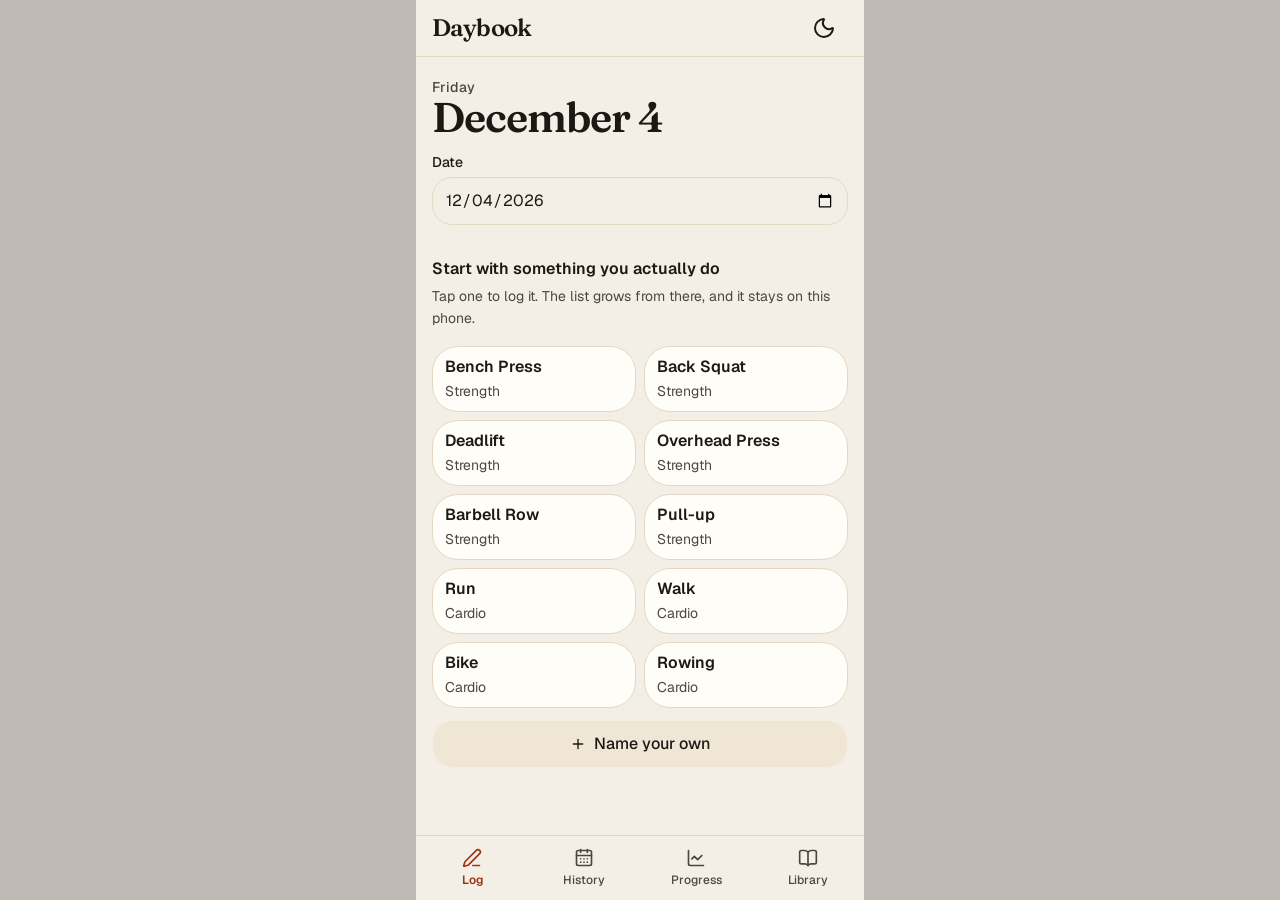
<file: index.html>
<!doctype html>
<html lang="en">
  <head>
    <meta charset="UTF-8" />
    <meta name="viewport" content="width=device-width, initial-scale=1, viewport-fit=cover" />
    <meta name="theme-color" content="#f4efe6" />
    <meta name="description" content="A personal workout log that stays on your phone." />
    <meta name="mobile-web-app-capable" content="yes" />
    <meta name="apple-mobile-web-app-capable" content="yes" />
    <meta name="apple-mobile-web-app-status-bar-style" content="default" />
    <meta name="apple-mobile-web-app-title" content="Daybook" />
    <link rel="icon" href="/favicon.svg" type="image/svg+xml" />
    <link rel="apple-touch-icon" href="/icons/apple-touch-icon.png" />
    <title>Daybook</title>
    <script>
      ;(function () {
        try {
          var choice = localStorage.getItem("daybook.theme") || "system"
          var dark =
            choice === "dark" ||
            (choice !== "light" && window.matchMedia("(prefers-color-scheme: dark)").matches)
          if (dark) document.documentElement.classList.add("dark")
          document.documentElement.style.colorScheme = dark ? "dark" : "light"
          var theme = document.querySelector('meta[name="theme-color"]')
          if (theme) theme.setAttribute("content", dark ? "#141210" : "#f4efe6")
        } catch (e) {}
      })()
    </script>
    <script type="module" crossorigin src="/assets/index-CnnjD88G.js"></script>
    <link rel="stylesheet" crossorigin href="/assets/index-DqQURjte.css">
  <link rel="manifest" href="/manifest.webmanifest"><script id="vite-plugin-pwa:register-sw" src="/registerSW.js"></script></head>
  <body>
    <div id="root"></div>
  </body>
</html>
</file>
<file: assets/index-DqQURjte.css>
/*! tailwindcss v4.3.5 | MIT License | https://tailwindcss.com */
@layer properties{@supports (((-webkit-hyphens:none)) and (not (margin-trim:block))) or ((-moz-orient:inline) and (not (color:rgb(from red r g b)))){:root,:host{--shimmer-angle:20deg}*,:before,:after,::backdrop{--tw-translate-x:0;--tw-translate-y:0;--tw-translate-z:0;--tw-rotate-x:initial;--tw-rotate-y:initial;--tw-rotate-z:initial;--tw-skew-x:initial;--tw-skew-y:initial;--tw-border-style:solid;--tw-leading:initial;--tw-font-weight:initial;--tw-tracking:initial;--tw-ordinal:initial;--tw-slashed-zero:initial;--tw-numeric-figure:initial;--tw-numeric-spacing:initial;--tw-numeric-fraction:initial;--tw-shadow:0 0 #0000;--tw-shadow-color:initial;--tw-shadow-alpha:100%;--tw-inset-shadow:0 0 #0000;--tw-inset-shadow-color:initial;--tw-inset-shadow-alpha:100%;--tw-ring-color:initial;--tw-ring-shadow:0 0 #0000;--tw-inset-ring-color:initial;--tw-inset-ring-shadow:0 0 #0000;--tw-ring-inset:initial;--tw-ring-offset-width:0px;--tw-ring-offset-color:#fff;--tw-ring-offset-shadow:0 0 #0000;--tw-outline-style:solid;--tw-blur:initial;--tw-brightness:initial;--tw-contrast:initial;--tw-grayscale:initial;--tw-hue-rotate:initial;--tw-invert:initial;--tw-opacity:initial;--tw-saturate:initial;--tw-sepia:initial;--tw-drop-shadow:initial;--tw-drop-shadow-color:initial;--tw-drop-shadow-alpha:100%;--tw-drop-shadow-size:initial;--tw-backdrop-blur:initial;--tw-backdrop-brightness:initial;--tw-backdrop-contrast:initial;--tw-backdrop-grayscale:initial;--tw-backdrop-hue-rotate:initial;--tw-backdrop-invert:initial;--tw-backdrop-opacity:initial;--tw-backdrop-saturate:initial;--tw-backdrop-sepia:initial;--tw-duration:initial;--tw-animation-delay:0s;--tw-animation-direction:normal;--tw-animation-duration:initial;--tw-animation-fill-mode:none;--tw-animation-iteration-count:1;--tw-enter-blur:0;--tw-enter-opacity:1;--tw-enter-rotate:0;--tw-enter-scale:1;--tw-enter-translate-x:0;--tw-enter-translate-y:0;--tw-exit-blur:0;--tw-exit-opacity:1;--tw-exit-rotate:0;--tw-exit-scale:1;--tw-exit-translate-x:0;--tw-exit-translate-y:0;--scroll-fade-t:0px;--scroll-fade-b:0px;--scroll-fade-s:0px;--scroll-fade-e:0px;--scroll-fade-mask:initial;--shimmer-image:initial;--shimmer-text-fill:initial}}}@layer theme{:root,:host{--font-mono:ui-monospace, SFMono-Regular, Menlo, Monaco, Consolas, "Liberation Mono", "Courier New", monospace;--color-black:#000;--color-white:#fff;--spacing:.25rem;--container-sm:24rem;--container-md:28rem;--text-xs:.75rem;--text-xs--line-height:calc(1 / .75);--text-sm:.875rem;--text-sm--line-height:calc(1.25 / .875);--text-base:1rem;--text-base--line-height:calc(1.5 / 1);--text-lg:1.125rem;--text-lg--line-height:calc(1.75 / 1.125);--text-2xl:1.5rem;--text-2xl--line-height:calc(2 / 1.5);--text-4xl:2.25rem;--text-4xl--line-height:calc(2.5 / 2.25);--text-5xl:3rem;--text-5xl--line-height:1;--font-weight-medium:500;--font-weight-semibold:600;--tracking-tight:-.025em;--leading-tight:1.25;--leading-relaxed:1.625;--radius-md:calc(var(--radius) * .8);--default-transition-duration:.15s;--default-transition-timing-function:cubic-bezier(.4, 0, .2, 1);--default-font-family:"Geist Variable", ui-sans-serif, system-ui, sans-serif;--default-mono-font-family:var(--font-mono)}}@layer base{*,:after,:before,::backdrop{box-sizing:border-box;border:0 solid;margin:0;padding:0}::file-selector-button{box-sizing:border-box;border:0 solid;margin:0;padding:0}html,:host{-webkit-text-size-adjust:100%;tab-size:4;line-height:1.5;font-family:var(--default-font-family,-apple-system, BlinkMacSystemFont, "Segoe UI", Roboto, "Helvetica Neue", "Noto Sans", Arial, sans-serif, "Apple Color Emoji", "Segoe UI Emoji", "Segoe UI Symbol", "Noto Color Emoji");font-feature-settings:var(--default-font-feature-settings,normal);font-variation-settings:var(--default-font-variation-settings,normal);-webkit-tap-highlight-color:transparent}hr{height:0;color:inherit;border-top-width:1px}abbr:where([title]){-webkit-text-decoration:underline dotted;text-decoration:underline dotted}h1,h2,h3,h4,h5,h6{font-size:inherit;font-weight:inherit}a{color:inherit;-webkit-text-decoration:inherit;-webkit-text-decoration:inherit;-webkit-text-decoration:inherit;-webkit-text-decoration:inherit;text-decoration:inherit}b,strong{font-weight:bolder}code,kbd,samp,pre{font-family:var(--default-mono-font-family,ui-monospace, SFMono-Regular, Menlo, Monaco, Consolas, "Liberation Mono", "Courier New", monospace);font-feature-settings:var(--default-mono-font-feature-settings,normal);font-variation-settings:var(--default-mono-font-variation-settings,normal);font-size:1em}small{font-size:80%}sub,sup{vertical-align:baseline;font-size:75%;line-height:0;position:relative}sub{bottom:-.25em}sup{top:-.5em}table{text-indent:0;border-color:inherit;border-collapse:collapse}:-moz-focusring:where(:not(iframe)){outline:auto}progress{vertical-align:baseline}summary{display:list-item}ol,ul,menu{list-style:none}img,svg,video,canvas,audio,iframe,embed,object{vertical-align:middle;display:block}img,video{max-width:100%;height:auto}button,input,select,optgroup,textarea{font:inherit;font-feature-settings:inherit;font-variation-settings:inherit;letter-spacing:inherit;color:inherit;opacity:1;background-color:#0000;border-radius:0}::file-selector-button{font:inherit;font-feature-settings:inherit;font-variation-settings:inherit;letter-spacing:inherit;color:inherit;opacity:1;background-color:#0000;border-radius:0}:where(select:is([multiple],[size])) optgroup{font-weight:bolder}:where(select:is([multiple],[size])) optgroup option{padding-inline-start:20px}::file-selector-button{margin-inline-end:4px}::placeholder{opacity:1}@supports (not ((-webkit-appearance:-apple-pay-button))) or (contain-intrinsic-size:1px){::placeholder{color:currentColor}@supports (color:color-mix(in lab, red, red)){::placeholder{color:color-mix(in oklab, currentcolor 50%, transparent)}}}textarea{resize:vertical}::-webkit-search-decoration{-webkit-appearance:none}::-webkit-date-and-time-value{min-height:1lh;text-align:inherit}::-webkit-datetime-edit{display:inline-flex}::-webkit-datetime-edit-fields-wrapper{padding:0}::-webkit-datetime-edit{padding-block:0}::-webkit-datetime-edit-year-field{padding-block:0}::-webkit-datetime-edit-month-field{padding-block:0}::-webkit-datetime-edit-day-field{padding-block:0}::-webkit-datetime-edit-hour-field{padding-block:0}::-webkit-datetime-edit-minute-field{padding-block:0}::-webkit-datetime-edit-second-field{padding-block:0}::-webkit-datetime-edit-millisecond-field{padding-block:0}::-webkit-datetime-edit-meridiem-field{padding-block:0}::-webkit-calendar-picker-indicator{line-height:1}:-moz-ui-invalid{box-shadow:none}button,input:where([type=button],[type=reset],[type=submit]){appearance:button}::file-selector-button{appearance:button}::-webkit-inner-spin-button{height:auto}::-webkit-outer-spin-button{height:auto}[hidden]:where(:not([hidden=until-found])){display:none!important}*{border-color:var(--border);outline-color:var(--ring)}@supports (color:color-mix(in lab, red, red)){*{outline-color:color-mix(in oklab, var(--ring) 50%, transparent)}}html{-webkit-text-size-adjust:100%;-moz-text-size-adjust:100%;text-size-adjust:100%;font-family:Geist Variable,ui-sans-serif,system-ui,sans-serif}body{background-color:var(--background);color:var(--foreground);-webkit-font-smoothing:antialiased;-moz-osx-font-smoothing:grayscale;min-height:100dvh;margin:0}button,input,select,textarea{font:inherit;touch-action:manipulation}#root{min-height:100dvh}::selection{background:var(--primary)}@supports (color:color-mix(in lab, red, red)){::selection{background:color-mix(in srgb, var(--primary) 32%, transparent)}}}@layer components;@layer utilities{.\@container{container-type:inline-size}.pointer-events-none{pointer-events:none}.collapse{visibility:collapse}.invisible{visibility:hidden}.visible{visibility:visible}.sr-only{clip-path:inset(50%);white-space:nowrap;border-width:0;width:1px;height:1px;margin:-1px;padding:0;position:absolute;overflow:hidden}.not-sr-only{clip-path:none;white-space:normal;width:auto;height:auto;margin:0;padding:0;position:static;overflow:visible}.absolute{position:absolute}.fixed{position:fixed}.relative{position:relative}.static{position:static}.sticky{position:sticky}.inset-0{inset:0}.inset-x-0{inset-inline:0}.top-0{top:0}.top-1\/2{top:50%}.top-2{top:calc(var(--spacing) * 2)}.right-2{right:calc(var(--spacing) * 2)}.bottom-0{bottom:0}.bottom-\[calc\(5\.5rem\+env\(safe-area-inset-bottom\)\)\]{bottom:calc(5.5rem + env(safe-area-inset-bottom))}.left-1\/2{left:50%}.isolate{isolation:isolate}.z-30{z-index:30}.z-40{z-index:40}.z-50{z-index:50}.container{width:100%}@media (width>=40rem){.container{max-width:40rem}}@media (width>=48rem){.container{max-width:48rem}}@media (width>=64rem){.container{max-width:64rem}}@media (width>=80rem){.container{max-width:80rem}}@media (width>=96rem){.container{max-width:96rem}}.-mx-4{margin-inline:calc(var(--spacing) * -4)}.mx-auto{margin-inline:auto}.mt-0\.5{margin-top:calc(var(--spacing) * .5)}.mt-1{margin-top:var(--spacing)}.mt-2{margin-top:calc(var(--spacing) * 2)}.mt-3{margin-top:calc(var(--spacing) * 3)}.mt-4{margin-top:calc(var(--spacing) * 4)}.mt-5{margin-top:calc(var(--spacing) * 5)}.mt-6{margin-top:calc(var(--spacing) * 6)}.mt-8{margin-top:calc(var(--spacing) * 8)}.-mb-4{margin-bottom:calc(var(--spacing) * -4)}.line-clamp-2{-webkit-line-clamp:2;-webkit-box-orient:vertical;display:-webkit-box;overflow:hidden}.line-clamp-3{-webkit-line-clamp:3;-webkit-box-orient:vertical;display:-webkit-box;overflow:hidden}.block{display:block}.contents{display:contents}.flex{display:flex}.flow-root{display:flow-root}.grid{display:grid}.hidden{display:none}.inline{display:inline}.inline-block{display:inline-block}.inline-flex{display:inline-flex}.table{display:table}.table-caption{display:table-caption}.table-cell{display:table-cell}.table-column{display:table-column}.table-column-group{display:table-column-group}.table-footer-group{display:table-footer-group}.table-header-group{display:table-header-group}.table-row{display:table-row}.field-sizing-content{field-sizing:content}.size-4{width:calc(var(--spacing) * 4);height:calc(var(--spacing) * 4)}.size-5{width:calc(var(--spacing) * 5);height:calc(var(--spacing) * 5)}.size-6{width:calc(var(--spacing) * 6);height:calc(var(--spacing) * 6)}.size-7{width:calc(var(--spacing) * 7);height:calc(var(--spacing) * 7)}.size-8{width:calc(var(--spacing) * 8);height:calc(var(--spacing) * 8)}.size-9{width:calc(var(--spacing) * 9);height:calc(var(--spacing) * 9)}.size-12{width:calc(var(--spacing) * 12);height:calc(var(--spacing) * 12)}.h-6{height:calc(var(--spacing) * 6)}.h-7{height:calc(var(--spacing) * 7)}.h-8{height:calc(var(--spacing) * 8)}.h-9{height:calc(var(--spacing) * 9)}.h-12{height:calc(var(--spacing) * 12)}.h-14{height:calc(var(--spacing) * 14)}.h-16{height:calc(var(--spacing) * 16)}.h-36{height:calc(var(--spacing) * 36)}.h-44{height:calc(var(--spacing) * 44)}.h-full{height:100%}.min-h-14{min-height:calc(var(--spacing) * 14)}.min-h-16{min-height:calc(var(--spacing) * 16)}.min-h-24{min-height:calc(var(--spacing) * 24)}.min-h-dvh{min-height:100dvh}.w-\[min\(92\%\,24rem\)\]{width:min(92%,24rem)}.w-full{width:100%}.max-w-\[calc\(100\%-2rem\)\]{max-width:calc(100% - 2rem)}.max-w-md{max-width:var(--container-md)}.min-w-0{min-width:0}.flex-1{flex:1}.shrink-0{flex-shrink:0}.-translate-x-1\/2{--tw-translate-x:calc(calc(1 / 2 * 100%) * -1);translate:var(--tw-translate-x) var(--tw-translate-y)}.-translate-y-1\/2{--tw-translate-y:calc(calc(1 / 2 * 100%) * -1);translate:var(--tw-translate-x) var(--tw-translate-y)}.transform{transform:var(--tw-rotate-x, ) var(--tw-rotate-y, ) var(--tw-rotate-z, ) var(--tw-skew-x, ) var(--tw-skew-y, )}.resize{resize:both}.grid-cols-2{grid-template-columns:repeat(2,minmax(0,1fr))}.grid-cols-3{grid-template-columns:repeat(3,minmax(0,1fr))}.grid-cols-4{grid-template-columns:repeat(4,minmax(0,1fr))}.grid-cols-\[1fr_1fr_3rem\]{grid-template-columns:1fr 1fr 3rem}.grid-cols-\[auto_1fr_auto\]{grid-template-columns:auto 1fr auto}.flex-col{flex-direction:column}.flex-col-reverse{flex-direction:column-reverse}.flex-wrap{flex-wrap:wrap}.content-start{align-content:flex-start}.items-baseline{align-items:baseline}.items-center{align-items:center}.items-start{align-items:flex-start}.justify-between{justify-content:space-between}.justify-center{justify-content:center}.gap-1{gap:var(--spacing)}.gap-1\.5{gap:calc(var(--spacing) * 1.5)}.gap-2{gap:calc(var(--spacing) * 2)}.gap-3{gap:calc(var(--spacing) * 3)}.gap-4{gap:calc(var(--spacing) * 4)}.gap-5{gap:calc(var(--spacing) * 5)}.gap-6{gap:calc(var(--spacing) * 6)}.justify-self-start{justify-self:flex-start}.truncate{text-overflow:ellipsis;white-space:nowrap;overflow:hidden}.overflow-y-auto{overflow-y:auto}.rounded{border-radius:.25rem}.rounded-2xl{border-radius:calc(var(--radius) * 1.8)}.rounded-3xl{border-radius:calc(var(--radius) * 2.2)}.rounded-\[min\(var\(--radius-md\)\,10px\)\]{border-radius:min(var(--radius-md), 10px)}.rounded-\[min\(var\(--radius-md\)\,12px\)\]{border-radius:min(var(--radius-md), 12px)}.rounded-full{border-radius:2147483647px}.rounded-lg{border-radius:var(--radius)}.rounded-xl{border-radius:calc(var(--radius) * 1.4)}.rounded-b-xl{border-bottom-right-radius:calc(var(--radius) * 1.4);border-bottom-left-radius:calc(var(--radius) * 1.4)}.border{border-style:var(--tw-border-style);border-width:1px}.border-t{border-top-style:var(--tw-border-style);border-top-width:1px}.border-b{border-bottom-style:var(--tw-border-style);border-bottom-width:1px}.border-dashed{--tw-border-style:dashed;border-style:dashed}.border-border{border-color:var(--border)}.border-input{border-color:var(--input)}.border-transparent{border-color:#0000}.bg-background,.bg-background\/95{background-color:var(--background)}@supports (color:color-mix(in lab, red, red)){.bg-background\/95{background-color:color-mix(in oklab, var(--background) 95%, transparent)}}.bg-black\/40{background-color:#0006}@supports (color:color-mix(in lab, red, red)){.bg-black\/40{background-color:color-mix(in oklab, var(--color-black) 40%, transparent)}}.bg-black\/60{background-color:#0009}@supports (color:color-mix(in lab, red, red)){.bg-black\/60{background-color:color-mix(in oklab, var(--color-black) 60%, transparent)}}.bg-card{background-color:var(--card)}.bg-destructive,.bg-destructive\/10{background-color:var(--destructive)}@supports (color:color-mix(in lab, red, red)){.bg-destructive\/10{background-color:color-mix(in oklab, var(--destructive) 10%, transparent)}}.bg-foreground{background-color:var(--foreground)}.bg-muted,.bg-muted\/50{background-color:var(--muted)}@supports (color:color-mix(in lab, red, red)){.bg-muted\/50{background-color:color-mix(in oklab, var(--muted) 50%, transparent)}}.bg-popover{background-color:var(--popover)}.bg-primary{background-color:var(--primary)}.bg-secondary{background-color:var(--secondary)}.bg-transparent{background-color:#0000}.bg-clip-padding{background-clip:padding-box}.fill-primary{fill:var(--primary)}.p-1{padding:var(--spacing)}.p-3{padding:calc(var(--spacing) * 3)}.p-4{padding:calc(var(--spacing) * 4)}.px-1{padding-inline:var(--spacing)}.px-2{padding-inline:calc(var(--spacing) * 2)}.px-2\.5{padding-inline:calc(var(--spacing) * 2.5)}.px-3{padding-inline:calc(var(--spacing) * 3)}.px-4{padding-inline:calc(var(--spacing) * 4)}.px-6{padding-inline:calc(var(--spacing) * 6)}.py-2{padding-block:calc(var(--spacing) * 2)}.py-3{padding-block:calc(var(--spacing) * 3)}.py-5{padding-block:calc(var(--spacing) * 5)}.py-6{padding-block:calc(var(--spacing) * 6)}.pt-5{padding-top:calc(var(--spacing) * 5)}.pt-\[env\(safe-area-inset-top\)\]{padding-top:env(safe-area-inset-top)}.pb-3{padding-bottom:calc(var(--spacing) * 3)}.pb-\[calc\(1\.5rem\+env\(safe-area-inset-bottom\)\)\]{padding-bottom:calc(1.5rem + env(safe-area-inset-bottom))}.pb-\[calc\(5\.25rem\+env\(safe-area-inset-bottom\)\)\]{padding-bottom:calc(5.25rem + env(safe-area-inset-bottom))}.pb-\[env\(safe-area-inset-bottom\)\]{padding-bottom:env(safe-area-inset-bottom)}.text-center{text-align:center}.text-left{text-align:left}.text-right{text-align:right}.font-display,.font-heading{font-family:Fraunces,ui-serif,Georgia,serif}.text-2xl{font-size:var(--text-2xl);line-height:var(--tw-leading,var(--text-2xl--line-height))}.text-4xl{font-size:var(--text-4xl);line-height:var(--tw-leading,var(--text-4xl--line-height))}.text-5xl{font-size:var(--text-5xl);line-height:var(--tw-leading,var(--text-5xl--line-height))}.text-base{font-size:var(--text-base);line-height:var(--tw-leading,var(--text-base--line-height))}.text-lg{font-size:var(--text-lg);line-height:var(--tw-leading,var(--text-lg--line-height))}.text-sm{font-size:var(--text-sm);line-height:var(--tw-leading,var(--text-sm--line-height))}.text-xs{font-size:var(--text-xs);line-height:var(--tw-leading,var(--text-xs--line-height))}.text-\[0\.8rem\]{font-size:.8rem}.text-\[2\.6rem\]{font-size:2.6rem}.leading-none{--tw-leading:1;line-height:1}.leading-relaxed{--tw-leading:var(--leading-relaxed);line-height:var(--leading-relaxed)}.leading-tight{--tw-leading:var(--leading-tight);line-height:var(--leading-tight)}.font-medium{--tw-font-weight:var(--font-weight-medium);font-weight:var(--font-weight-medium)}.font-semibold{--tw-font-weight:var(--font-weight-semibold);font-weight:var(--font-weight-semibold)}.tracking-tight{--tw-tracking:var(--tracking-tight);letter-spacing:var(--tracking-tight)}.whitespace-nowrap{white-space:nowrap}.text-background{color:var(--background)}.text-destructive{color:var(--destructive)}.text-foreground{color:var(--foreground)}.text-muted-foreground{color:var(--muted-foreground)}.text-popover-foreground{color:var(--popover-foreground)}.text-primary{color:var(--primary)}.text-primary-foreground{color:var(--primary-foreground)}.text-secondary-foreground{color:var(--secondary-foreground)}.text-white{color:var(--color-white)}.capitalize{text-transform:capitalize}.lowercase{text-transform:lowercase}.normal-case{text-transform:none}.italic{font-style:italic}.diagonal-fractions{--tw-numeric-fraction:diagonal-fractions;font-variant-numeric:var(--tw-ordinal, ) var(--tw-slashed-zero, ) var(--tw-numeric-figure, ) var(--tw-numeric-spacing, ) var(--tw-numeric-fraction, )}.lining-nums{--tw-numeric-figure:lining-nums;font-variant-numeric:var(--tw-ordinal, ) var(--tw-slashed-zero, ) var(--tw-numeric-figure, ) var(--tw-numeric-spacing, ) var(--tw-numeric-fraction, )}.proportional-nums{--tw-numeric-spacing:proportional-nums;font-variant-numeric:var(--tw-ordinal, ) var(--tw-slashed-zero, ) var(--tw-numeric-figure, ) var(--tw-numeric-spacing, ) var(--tw-numeric-fraction, )}.no-underline{text-decoration-line:none}.underline-offset-4{text-underline-offset:4px}.antialiased{-webkit-font-smoothing:antialiased;-moz-osx-font-smoothing:grayscale}.shadow{--tw-shadow:0 1px 3px 0 var(--tw-shadow-color,#0000001a), 0 1px 2px -1px var(--tw-shadow-color,#0000001a);box-shadow:var(--tw-inset-shadow), var(--tw-inset-ring-shadow), var(--tw-ring-offset-shadow), var(--tw-ring-shadow), var(--tw-shadow)}.shadow-lg{--tw-shadow:0 10px 15px -3px var(--tw-shadow-color,#0000001a), 0 4px 6px -4px var(--tw-shadow-color,#0000001a);box-shadow:var(--tw-inset-shadow), var(--tw-inset-ring-shadow), var(--tw-ring-offset-shadow), var(--tw-ring-shadow), var(--tw-shadow)}.ring-1{--tw-ring-shadow:var(--tw-ring-inset, ) 0 0 0 calc(1px + var(--tw-ring-offset-width)) var(--tw-ring-color,currentcolor);box-shadow:var(--tw-inset-shadow), var(--tw-inset-ring-shadow), var(--tw-ring-offset-shadow), var(--tw-ring-shadow), var(--tw-shadow)}.ring-foreground\/10{--tw-ring-color:var(--foreground)}@supports (color:color-mix(in lab, red, red)){.ring-foreground\/10{--tw-ring-color:color-mix(in oklab, var(--foreground) 10%, transparent)}}.outline{outline-style:var(--tw-outline-style);outline-width:1px}.blur{--tw-blur:blur(8px);filter:var(--tw-blur, ) var(--tw-brightness, ) var(--tw-contrast, ) var(--tw-grayscale, ) var(--tw-hue-rotate, ) var(--tw-invert, ) var(--tw-saturate, ) var(--tw-sepia, ) var(--tw-drop-shadow, )}.filter{filter:var(--tw-blur, ) var(--tw-brightness, ) var(--tw-contrast, ) var(--tw-grayscale, ) var(--tw-hue-rotate, ) var(--tw-invert, ) var(--tw-saturate, ) var(--tw-sepia, ) var(--tw-drop-shadow, )}.filter\!{filter:var(--tw-blur, ) var(--tw-brightness, ) var(--tw-contrast, ) var(--tw-grayscale, ) var(--tw-hue-rotate, ) var(--tw-invert, ) var(--tw-saturate, ) var(--tw-sepia, ) var(--tw-drop-shadow, )!important}.backdrop-blur{--tw-backdrop-blur:blur(8px);-webkit-backdrop-filter:var(--tw-backdrop-blur, ) var(--tw-backdrop-brightness, ) var(--tw-backdrop-contrast, ) var(--tw-backdrop-grayscale, ) var(--tw-backdrop-hue-rotate, ) var(--tw-backdrop-invert, ) var(--tw-backdrop-opacity, ) var(--tw-backdrop-saturate, ) var(--tw-backdrop-sepia, );backdrop-filter:var(--tw-backdrop-blur, ) var(--tw-backdrop-brightness, ) var(--tw-backdrop-contrast, ) var(--tw-backdrop-grayscale, ) var(--tw-backdrop-hue-rotate, ) var(--tw-backdrop-invert, ) var(--tw-backdrop-opacity, ) var(--tw-backdrop-saturate, ) var(--tw-backdrop-sepia, )}.transition{transition-property:color,background-color,border-color,outline-color,text-decoration-color,fill,stroke,--tw-gradient-from,--tw-gradient-via,--tw-gradient-to,opacity,box-shadow,transform,translate,scale,rotate,filter,-webkit-backdrop-filter,backdrop-filter,display,content-visibility,overlay,pointer-events;transition-timing-function:var(--tw-ease,var(--default-transition-timing-function));transition-duration:var(--tw-duration,var(--default-transition-duration))}.transition-all{transition-property:all;transition-timing-function:var(--tw-ease,var(--default-transition-timing-function));transition-duration:var(--tw-duration,var(--default-transition-duration))}.transition-colors{transition-property:color,background-color,border-color,outline-color,text-decoration-color,fill,stroke,--tw-gradient-from,--tw-gradient-via,--tw-gradient-to;transition-timing-function:var(--tw-ease,var(--default-transition-timing-function));transition-duration:var(--tw-duration,var(--default-transition-duration))}.duration-100{--tw-duration:.1s;transition-duration:.1s}.outline-none{--tw-outline-style:none;outline-style:none}.select-none{-webkit-user-select:none;user-select:none}.paused{animation-play-state:paused}.zoom-in{--tw-enter-scale:0}:is(:where(.group)[data-disabled=true] .group-data-\[disabled\=true\]\:pointer-events-none){pointer-events:none}:is(:where(.group)[data-disabled=true] .group-data-\[disabled\=true\]\:opacity-50){opacity:.5}:is(:where(.peer):disabled~.peer-disabled\:cursor-not-allowed){cursor:not-allowed}:is(:where(.peer):disabled~.peer-disabled\:opacity-50){opacity:.5}.file\:inline-flex::file-selector-button{display:inline-flex}.file\:h-8::file-selector-button{height:calc(var(--spacing) * 8)}.file\:border-0::file-selector-button{border-style:var(--tw-border-style);border-width:0}.file\:bg-transparent::file-selector-button{background-color:#0000}.file\:text-base::file-selector-button{font-size:var(--text-base);line-height:var(--tw-leading,var(--text-base--line-height))}.file\:font-medium::file-selector-button{--tw-font-weight:var(--font-weight-medium);font-weight:var(--font-weight-medium)}.file\:text-foreground::file-selector-button{color:var(--foreground)}.placeholder\:text-muted-foreground::placeholder{color:var(--muted-foreground)}@media (hover:hover){.hover\:bg-\[color-mix\(in_oklch\,var\(--secondary\)\,var\(--foreground\)_5\%\)\]:hover{background-color:var(--secondary)}@supports (color:color-mix(in lab, red, red)){.hover\:bg-\[color-mix\(in_oklch\,var\(--secondary\)\,var\(--foreground\)_5\%\)\]:hover{background-color:color-mix(in oklch,var(--secondary),var(--foreground) 5%)}}.hover\:bg-destructive\/20:hover{background-color:var(--destructive)}@supports (color:color-mix(in lab, red, red)){.hover\:bg-destructive\/20:hover{background-color:color-mix(in oklab, var(--destructive) 20%, transparent)}}.hover\:bg-muted:hover{background-color:var(--muted)}.hover\:bg-primary\/80:hover{background-color:var(--primary)}@supports (color:color-mix(in lab, red, red)){.hover\:bg-primary\/80:hover{background-color:color-mix(in oklab, var(--primary) 80%, transparent)}}.hover\:text-foreground:hover{color:var(--foreground)}.hover\:underline:hover{text-decoration-line:underline}}.focus-visible\:border-destructive\/40:focus-visible{border-color:var(--destructive)}@supports (color:color-mix(in lab, red, red)){.focus-visible\:border-destructive\/40:focus-visible{border-color:color-mix(in oklab, var(--destructive) 40%, transparent)}}.focus-visible\:border-ring:focus-visible{border-color:var(--ring)}.focus-visible\:ring-3:focus-visible{--tw-ring-shadow:var(--tw-ring-inset, ) 0 0 0 calc(3px + var(--tw-ring-offset-width)) var(--tw-ring-color,currentcolor);box-shadow:var(--tw-inset-shadow), var(--tw-inset-ring-shadow), var(--tw-ring-offset-shadow), var(--tw-ring-shadow), var(--tw-shadow)}.focus-visible\:ring-destructive\/20:focus-visible{--tw-ring-color:var(--destructive)}@supports (color:color-mix(in lab, red, red)){.focus-visible\:ring-destructive\/20:focus-visible{--tw-ring-color:color-mix(in oklab, var(--destructive) 20%, transparent)}}.focus-visible\:ring-ring\/50:focus-visible{--tw-ring-color:var(--ring)}@supports (color:color-mix(in lab, red, red)){.focus-visible\:ring-ring\/50:focus-visible{--tw-ring-color:color-mix(in oklab, var(--ring) 50%, transparent)}}.active\:not-aria-\[haspopup\]\:translate-y-px:active:not([aria-haspopup]){--tw-translate-y:1px;translate:var(--tw-translate-x) var(--tw-translate-y)}.disabled\:pointer-events-none:disabled{pointer-events:none}.disabled\:cursor-not-allowed:disabled{cursor:not-allowed}.disabled\:bg-input\/50:disabled{background-color:var(--input)}@supports (color:color-mix(in lab, red, red)){.disabled\:bg-input\/50:disabled{background-color:color-mix(in oklab, var(--input) 50%, transparent)}}.disabled\:opacity-50:disabled{opacity:.5}.disabled\:opacity-60:disabled{opacity:.6}:where([data-slot=button-group]) .in-data-\[slot\=button-group\]\:rounded-lg{border-radius:var(--radius)}.has-data-\[icon\=inline-end\]\:pr-1\.5:has([data-icon=inline-end]){padding-right:calc(var(--spacing) * 1.5)}.has-data-\[icon\=inline-end\]\:pr-2:has([data-icon=inline-end]){padding-right:calc(var(--spacing) * 2)}.has-data-\[icon\=inline-start\]\:pl-1\.5:has([data-icon=inline-start]){padding-left:calc(var(--spacing) * 1.5)}.has-data-\[icon\=inline-start\]\:pl-2:has([data-icon=inline-start]){padding-left:calc(var(--spacing) * 2)}.aria-expanded\:bg-muted[aria-expanded=true]{background-color:var(--muted)}.aria-expanded\:bg-secondary[aria-expanded=true]{background-color:var(--secondary)}.aria-expanded\:text-foreground[aria-expanded=true]{color:var(--foreground)}.aria-expanded\:text-secondary-foreground[aria-expanded=true]{color:var(--secondary-foreground)}.aria-invalid\:border-destructive[aria-invalid=true]{border-color:var(--destructive)}.aria-invalid\:ring-3[aria-invalid=true]{--tw-ring-shadow:var(--tw-ring-inset, ) 0 0 0 calc(3px + var(--tw-ring-offset-width)) var(--tw-ring-color,currentcolor);box-shadow:var(--tw-inset-shadow), var(--tw-inset-ring-shadow), var(--tw-ring-offset-shadow), var(--tw-ring-shadow), var(--tw-shadow)}.aria-invalid\:ring-destructive\/20[aria-invalid=true]{--tw-ring-color:var(--destructive)}@supports (color:color-mix(in lab, red, red)){.aria-invalid\:ring-destructive\/20[aria-invalid=true]{--tw-ring-color:color-mix(in oklab, var(--destructive) 20%, transparent)}}@media (width>=40rem){.sm\:max-w-sm{max-width:var(--container-sm)}.sm\:flex-row{flex-direction:row}.sm\:justify-end{justify-content:flex-end}}.dark\:border-input:is(.dark *){border-color:var(--input)}.dark\:bg-destructive\/20:is(.dark *){background-color:var(--destructive)}@supports (color:color-mix(in lab, red, red)){.dark\:bg-destructive\/20:is(.dark *){background-color:color-mix(in oklab, var(--destructive) 20%, transparent)}}.dark\:bg-input\/30:is(.dark *){background-color:var(--input)}@supports (color:color-mix(in lab, red, red)){.dark\:bg-input\/30:is(.dark *){background-color:color-mix(in oklab, var(--input) 30%, transparent)}}@media (hover:hover){.dark\:hover\:bg-destructive\/30:is(.dark *):hover{background-color:var(--destructive)}@supports (color:color-mix(in lab, red, red)){.dark\:hover\:bg-destructive\/30:is(.dark *):hover{background-color:color-mix(in oklab, var(--destructive) 30%, transparent)}}.dark\:hover\:bg-input\/50:is(.dark *):hover{background-color:var(--input)}@supports (color:color-mix(in lab, red, red)){.dark\:hover\:bg-input\/50:is(.dark *):hover{background-color:color-mix(in oklab, var(--input) 50%, transparent)}}.dark\:hover\:bg-muted\/50:is(.dark *):hover{background-color:var(--muted)}@supports (color:color-mix(in lab, red, red)){.dark\:hover\:bg-muted\/50:is(.dark *):hover{background-color:color-mix(in oklab, var(--muted) 50%, transparent)}}}.dark\:focus-visible\:ring-destructive\/40:is(.dark *):focus-visible{--tw-ring-color:var(--destructive)}@supports (color:color-mix(in lab, red, red)){.dark\:focus-visible\:ring-destructive\/40:is(.dark *):focus-visible{--tw-ring-color:color-mix(in oklab, var(--destructive) 40%, transparent)}}.dark\:disabled\:bg-input\/80:is(.dark *):disabled{background-color:var(--input)}@supports (color:color-mix(in lab, red, red)){.dark\:disabled\:bg-input\/80:is(.dark *):disabled{background-color:color-mix(in oklab, var(--input) 80%, transparent)}}.dark\:aria-invalid\:border-destructive\/50:is(.dark *)[aria-invalid=true]{border-color:var(--destructive)}@supports (color:color-mix(in lab, red, red)){.dark\:aria-invalid\:border-destructive\/50:is(.dark *)[aria-invalid=true]{border-color:color-mix(in oklab, var(--destructive) 50%, transparent)}}.dark\:aria-invalid\:ring-destructive\/40:is(.dark *)[aria-invalid=true]{--tw-ring-color:var(--destructive)}@supports (color:color-mix(in lab, red, red)){.dark\:aria-invalid\:ring-destructive\/40:is(.dark *)[aria-invalid=true]{--tw-ring-color:color-mix(in oklab, var(--destructive) 40%, transparent)}}.data-open\:animate-in:where([data-state=open]),.data-open\:animate-in:where([data-open]:not([data-open=false])){animation:enter var(--tw-animation-duration,var(--tw-duration,.15s))var(--tw-ease,ease)var(--tw-animation-delay,0s)var(--tw-animation-iteration-count,1)var(--tw-animation-direction,normal)var(--tw-animation-fill-mode,none)}.data-open\:fade-in-0:where([data-state=open]),.data-open\:fade-in-0:where([data-open]:not([data-open=false])){--tw-enter-opacity:0}.data-open\:zoom-in-95:where([data-state=open]),.data-open\:zoom-in-95:where([data-open]:not([data-open=false])){--tw-enter-scale:.95}.data-closed\:animate-out:where([data-state=closed]),.data-closed\:animate-out:where([data-closed]:not([data-closed=false])){animation:exit var(--tw-animation-duration,var(--tw-duration,.15s))var(--tw-ease,ease)var(--tw-animation-delay,0s)var(--tw-animation-iteration-count,1)var(--tw-animation-direction,normal)var(--tw-animation-fill-mode,none)}.data-closed\:fade-out-0:where([data-state=closed]),.data-closed\:fade-out-0:where([data-closed]:not([data-closed=false])){--tw-exit-opacity:0}.data-closed\:zoom-out-95:where([data-state=closed]),.data-closed\:zoom-out-95:where([data-closed]:not([data-closed=false])){--tw-exit-scale:.95}.\[\&_svg\]\:pointer-events-none svg{pointer-events:none}.\[\&_svg\]\:shrink-0 svg{flex-shrink:0}.\[\&_svg\:not\(\[class\*\=\'size-\'\]\)\]\:size-3 svg:not([class*=size-]){width:calc(var(--spacing) * 3);height:calc(var(--spacing) * 3)}.\[\&_svg\:not\(\[class\*\=\'size-\'\]\)\]\:size-3\.5 svg:not([class*=size-]){width:calc(var(--spacing) * 3.5);height:calc(var(--spacing) * 3.5)}.\[\&_svg\:not\(\[class\*\=\'size-\'\]\)\]\:size-4 svg:not([class*=size-]){width:calc(var(--spacing) * 4);height:calc(var(--spacing) * 4)}:is(.\*\:\[a\]\:underline>*):is(a){text-decoration-line:underline}:is(.\*\:\[a\]\:underline-offset-3>*):is(a){text-underline-offset:3px}@media (hover:hover){:is(.\*\:\[a\]\:hover\:text-foreground>*):is(a):hover{color:var(--foreground)}}}@property --tw-animation-delay{syntax:"*";inherits:false;initial-value:0s}@property --tw-animation-direction{syntax:"*";inherits:false;initial-value:normal}@property --tw-animation-duration{syntax:"*";inherits:false}@property --tw-animation-fill-mode{syntax:"*";inherits:false;initial-value:none}@property --tw-animation-iteration-count{syntax:"*";inherits:false;initial-value:1}@property --tw-enter-blur{syntax:"*";inherits:false;initial-value:0}@property --tw-enter-opacity{syntax:"*";inherits:false;initial-value:1}@property --tw-enter-rotate{syntax:"*";inherits:false;initial-value:0}@property --tw-enter-scale{syntax:"*";inherits:false;initial-value:1}@property --tw-enter-translate-x{syntax:"*";inherits:false;initial-value:0}@property --tw-enter-translate-y{syntax:"*";inherits:false;initial-value:0}@property --tw-exit-blur{syntax:"*";inherits:false;initial-value:0}@property --tw-exit-opacity{syntax:"*";inherits:false;initial-value:1}@property --tw-exit-rotate{syntax:"*";inherits:false;initial-value:0}@property --tw-exit-scale{syntax:"*";inherits:false;initial-value:1}@property --tw-exit-translate-x{syntax:"*";inherits:false;initial-value:0}@property --tw-exit-translate-y{syntax:"*";inherits:false;initial-value:0}@property --scroll-fade-t{syntax:"<length-percentage>";inherits:false;initial-value:0}@property --scroll-fade-b{syntax:"<length-percentage>";inherits:false;initial-value:0}@property --scroll-fade-s{syntax:"<length-percentage>";inherits:false;initial-value:0}@property --scroll-fade-e{syntax:"<length-percentage>";inherits:false;initial-value:0}@property --scroll-fade-mask{syntax:"*";inherits:false}@property --shimmer-angle{syntax:"<angle>";inherits:true;initial-value:20deg}@property --shimmer-image{syntax:"*";inherits:false}@property --shimmer-text-fill{syntax:"*";inherits:false}@media (prefers-reduced-motion:reduce){.shimmer{-webkit-text-fill-color:currentColor;background-image:none;animation:none}}@font-face{font-family:Geist Variable;font-style:normal;font-display:swap;font-weight:100 900;src:url(/assets/geist-cyrillic-ext-wght-normal-DjL33-gN.woff2)format("woff2-variations");unicode-range:U+460-52F,U+1C80-1C8A,U+20B4,U+2DE0-2DFF,U+A640-A69F,U+FE2E-FE2F}@font-face{font-family:Geist Variable;font-style:normal;font-display:swap;font-weight:100 900;src:url(/assets/geist-cyrillic-wght-normal-BEAKL7Jp.woff2)format("woff2-variations");unicode-range:U+301,U+400-45F,U+490-491,U+4B0-4B1,U+2116}@font-face{font-family:Geist Variable;font-style:normal;font-display:swap;font-weight:100 900;src:url(/assets/geist-vietnamese-wght-normal-6IgcOCM7.woff2)format("woff2-variations");unicode-range:U+102-103,U+110-111,U+128-129,U+168-169,U+1A0-1A1,U+1AF-1B0,U+300-301,U+303-304,U+308-309,U+323,U+329,U+1EA0-1EF9,U+20AB}@font-face{font-family:Geist Variable;font-style:normal;font-display:swap;font-weight:100 900;src:url(/assets/geist-latin-ext-wght-normal-DC-KSUi6.woff2)format("woff2-variations");unicode-range:U+100-2BA,U+2BD-2C5,U+2C7-2CC,U+2CE-2D7,U+2DD-2FF,U+304,U+308,U+329,U+1D00-1DBF,U+1E00-1E9F,U+1EF2-1EFF,U+2020,U+20A0-20AB,U+20AD-20C0,U+2113,U+2C60-2C7F,U+A720-A7FF}@font-face{font-family:Geist Variable;font-style:normal;font-display:swap;font-weight:100 900;src:url(/assets/geist-latin-wght-normal-BgDaEnEv.woff2)format("woff2-variations");unicode-range:U+??,U+131,U+152-153,U+2BB-2BC,U+2C6,U+2DA,U+2DC,U+304,U+308,U+329,U+2000-206F,U+20AC,U+2122,U+2191,U+2193,U+2212,U+2215,U+FEFF,U+FFFD}@font-face{font-family:Fraunces;font-style:normal;font-display:swap;font-weight:600;src:url(/assets/fraunces-latin-600-normal-BFCDtZfi.woff2)format("woff2"),url(/assets/fraunces-latin-600-normal-DL5QCzvS.woff)format("woff")}:root{--background:#f4efe6;--foreground:#1c1915;--card:#fffdf8;--card-foreground:#1c1915;--popover:#fffdf8;--popover-foreground:#1c1915;--primary:#9a3412;--primary-foreground:#fff7ed;--secondary:#efe6d6;--secondary-foreground:#1c1915;--muted:#efe6d6;--muted-foreground:#4e463c;--accent:#f3e6d4;--accent-foreground:#1c1915;--destructive:#b42318;--border:#e4d8c4;--input:#e4d8c4;--ring:#9a3412;--chart-1:#9a3412;--chart-2:#b45309;--chart-3:#78716c;--chart-4:#44403c;--chart-5:#1c1915;--radius:.9rem;--sidebar:#fffdf8;--sidebar-foreground:#1c1915;--sidebar-primary:#9a3412;--sidebar-primary-foreground:#fff7ed;--sidebar-accent:#efe6d6;--sidebar-accent-foreground:#1c1915;--sidebar-border:#e4d8c4;--sidebar-ring:#9a3412}.dark{--background:#141210;--foreground:#f6f1e7;--card:#1e1b17;--card-foreground:#f6f1e7;--popover:#26221c;--popover-foreground:#f6f1e7;--primary:#f0b429;--primary-foreground:#1c1406;--secondary:#2a261f;--secondary-foreground:#f6f1e7;--muted:#2a261f;--muted-foreground:#c4b8a6;--accent:#332e26;--accent-foreground:#f6f1e7;--destructive:#f0a8a2;--border:#3a342b;--input:#3a342b;--ring:#f0b429;--chart-1:#f0b429;--chart-2:#e8a15a;--chart-3:#a8a29e;--chart-4:#d6d3d1;--chart-5:#f6f1e7;--sidebar:#1e1b17;--sidebar-foreground:#f6f1e7;--sidebar-primary:#f0b429;--sidebar-primary-foreground:#1c1406;--sidebar-accent:#2a261f;--sidebar-accent-foreground:#f6f1e7;--sidebar-border:#3a342b;--sidebar-ring:#f0b429}@media (width>=520px){body{background:var(--background)}@supports (color:color-mix(in lab, red, red)){body{background:color-mix(in srgb, var(--background) 78%, #000)}}}@media (prefers-reduced-motion:reduce){*,:before,:after{transition-duration:.01ms!important;animation-duration:.01ms!important;animation-iteration-count:1!important}}@property --tw-translate-x{syntax:"*";inherits:false;initial-value:0}@property --tw-translate-y{syntax:"*";inherits:false;initial-value:0}@property --tw-translate-z{syntax:"*";inherits:false;initial-value:0}@property --tw-rotate-x{syntax:"*";inherits:false}@property --tw-rotate-y{syntax:"*";inherits:false}@property --tw-rotate-z{syntax:"*";inherits:false}@property --tw-skew-x{syntax:"*";inherits:false}@property --tw-skew-y{syntax:"*";inherits:false}@property --tw-border-style{syntax:"*";inherits:false;initial-value:solid}@property --tw-leading{syntax:"*";inherits:false}@property --tw-font-weight{syntax:"*";inherits:false}@property --tw-tracking{syntax:"*";inherits:false}@property --tw-ordinal{syntax:"*";inherits:false}@property --tw-slashed-zero{syntax:"*";inherits:false}@property --tw-numeric-figure{syntax:"*";inherits:false}@property --tw-numeric-spacing{syntax:"*";inherits:false}@property --tw-numeric-fraction{syntax:"*";inherits:false}@property --tw-shadow{syntax:"*";inherits:false;initial-value:0 0 #0000}@property --tw-shadow-color{syntax:"*";inherits:false}@property --tw-shadow-alpha{syntax:"<percentage>";inherits:false;initial-value:100%}@property --tw-inset-shadow{syntax:"*";inherits:false;initial-value:0 0 #0000}@property --tw-inset-shadow-color{syntax:"*";inherits:false}@property --tw-inset-shadow-alpha{syntax:"<percentage>";inherits:false;initial-value:100%}@property --tw-ring-color{syntax:"*";inherits:false}@property --tw-ring-shadow{syntax:"*";inherits:false;initial-value:0 0 #0000}@property --tw-inset-ring-color{syntax:"*";inherits:false}@property --tw-inset-ring-shadow{syntax:"*";inherits:false;initial-value:0 0 #0000}@property --tw-ring-inset{syntax:"*";inherits:false}@property --tw-ring-offset-width{syntax:"<length>";inherits:false;initial-value:0}@property --tw-ring-offset-color{syntax:"*";inherits:false;initial-value:#fff}@property --tw-ring-offset-shadow{syntax:"*";inherits:false;initial-value:0 0 #0000}@property --tw-outline-style{syntax:"*";inherits:false;initial-value:solid}@property --tw-blur{syntax:"*";inherits:false}@property --tw-brightness{syntax:"*";inherits:false}@property --tw-contrast{syntax:"*";inherits:false}@property --tw-grayscale{syntax:"*";inherits:false}@property --tw-hue-rotate{syntax:"*";inherits:false}@property --tw-invert{syntax:"*";inherits:false}@property --tw-opacity{syntax:"*";inherits:false}@property --tw-saturate{syntax:"*";inherits:false}@property --tw-sepia{syntax:"*";inherits:false}@property --tw-drop-shadow{syntax:"*";inherits:false}@property --tw-drop-shadow-color{syntax:"*";inherits:false}@property --tw-drop-shadow-alpha{syntax:"<percentage>";inherits:false;initial-value:100%}@property --tw-drop-shadow-size{syntax:"*";inherits:false}@property --tw-backdrop-blur{syntax:"*";inherits:false}@property --tw-backdrop-brightness{syntax:"*";inherits:false}@property --tw-backdrop-contrast{syntax:"*";inherits:false}@property --tw-backdrop-grayscale{syntax:"*";inherits:false}@property --tw-backdrop-hue-rotate{syntax:"*";inherits:false}@property --tw-backdrop-invert{syntax:"*";inherits:false}@property --tw-backdrop-opacity{syntax:"*";inherits:false}@property --tw-backdrop-saturate{syntax:"*";inherits:false}@property --tw-backdrop-sepia{syntax:"*";inherits:false}@property --tw-duration{syntax:"*";inherits:false}@keyframes enter{0%{opacity:var(--tw-enter-opacity,1);transform:translate3d(var(--tw-enter-translate-x,0),var(--tw-enter-translate-y,0),0)scale3d(var(--tw-enter-scale,1),var(--tw-enter-scale,1),var(--tw-enter-scale,1))rotate(var(--tw-enter-rotate,0));filter:blur(var(--tw-enter-blur,0))}}@keyframes exit{to{opacity:var(--tw-exit-opacity,1);transform:translate3d(var(--tw-exit-translate-x,0),var(--tw-exit-translate-y,0),0)scale3d(var(--tw-exit-scale,1),var(--tw-exit-scale,1),var(--tw-exit-scale,1))rotate(var(--tw-exit-rotate,0));filter:blur(var(--tw-exit-blur,0))}}
</file>
